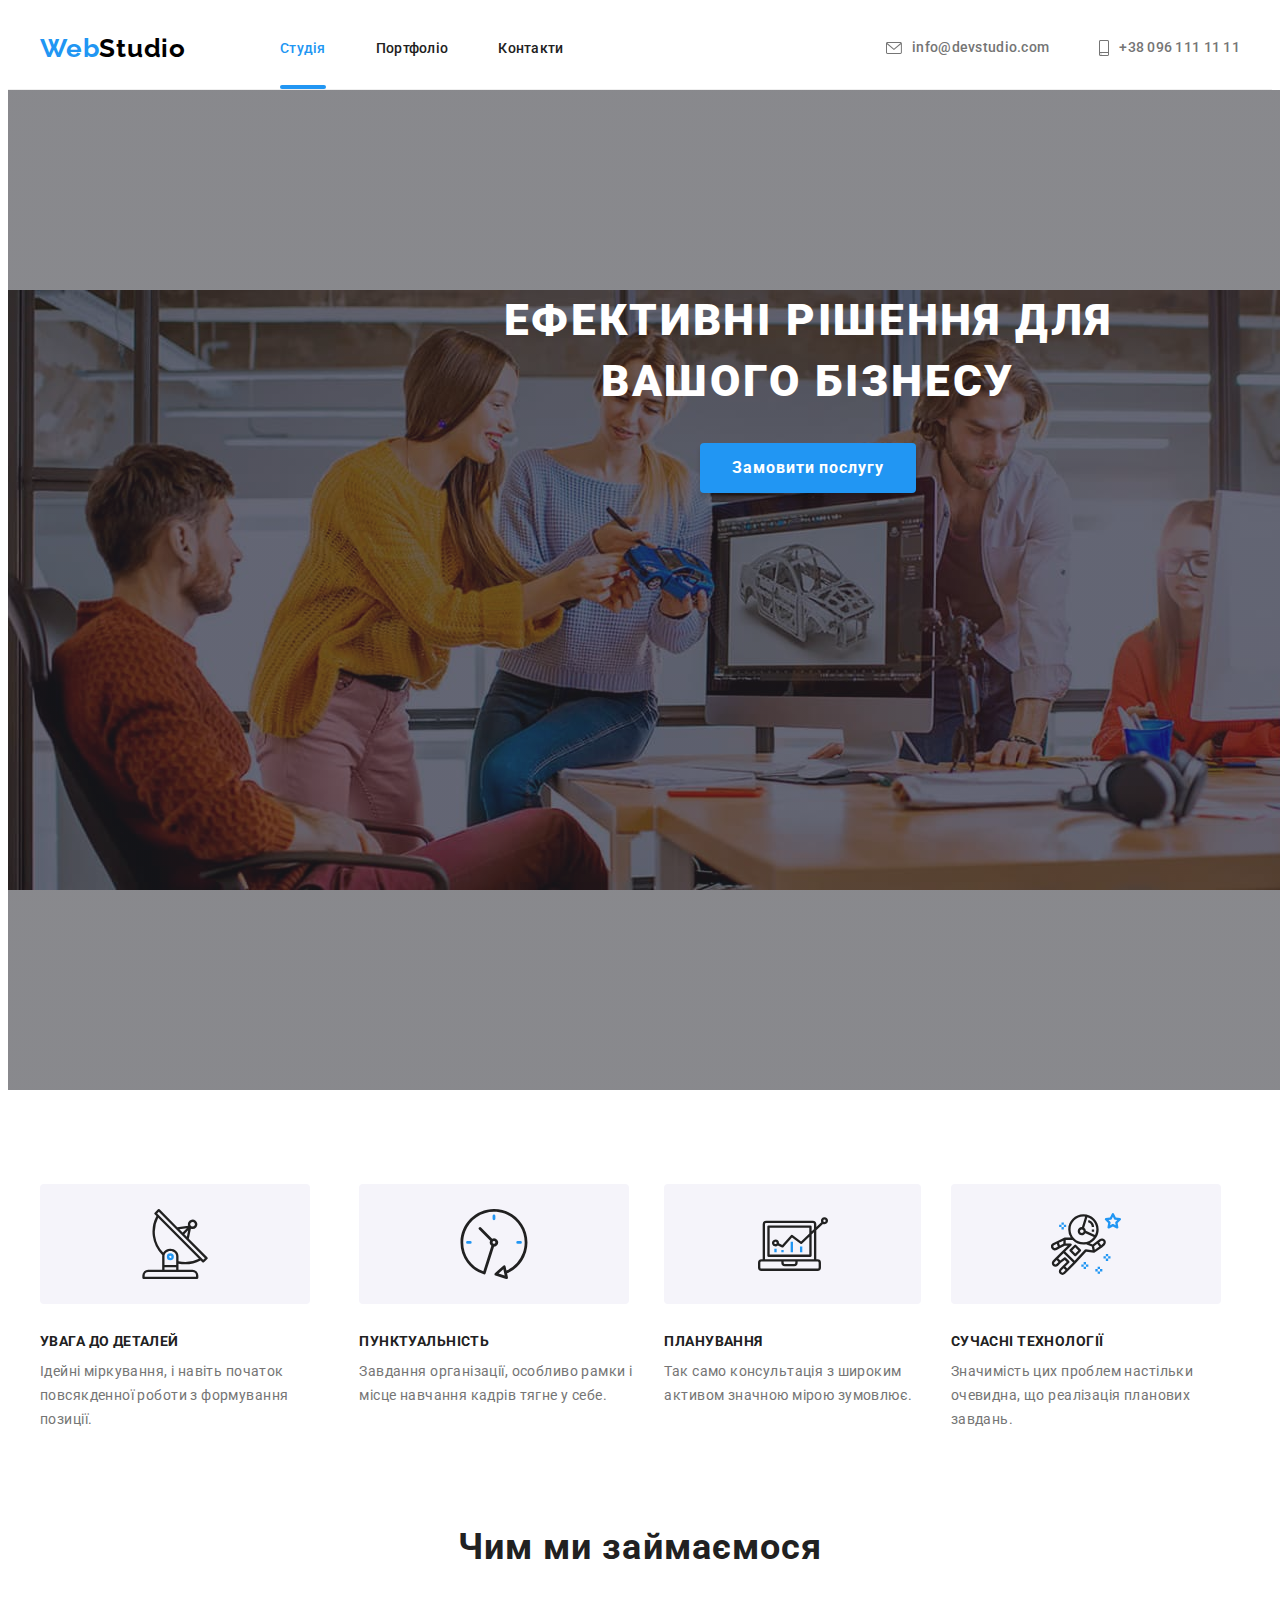
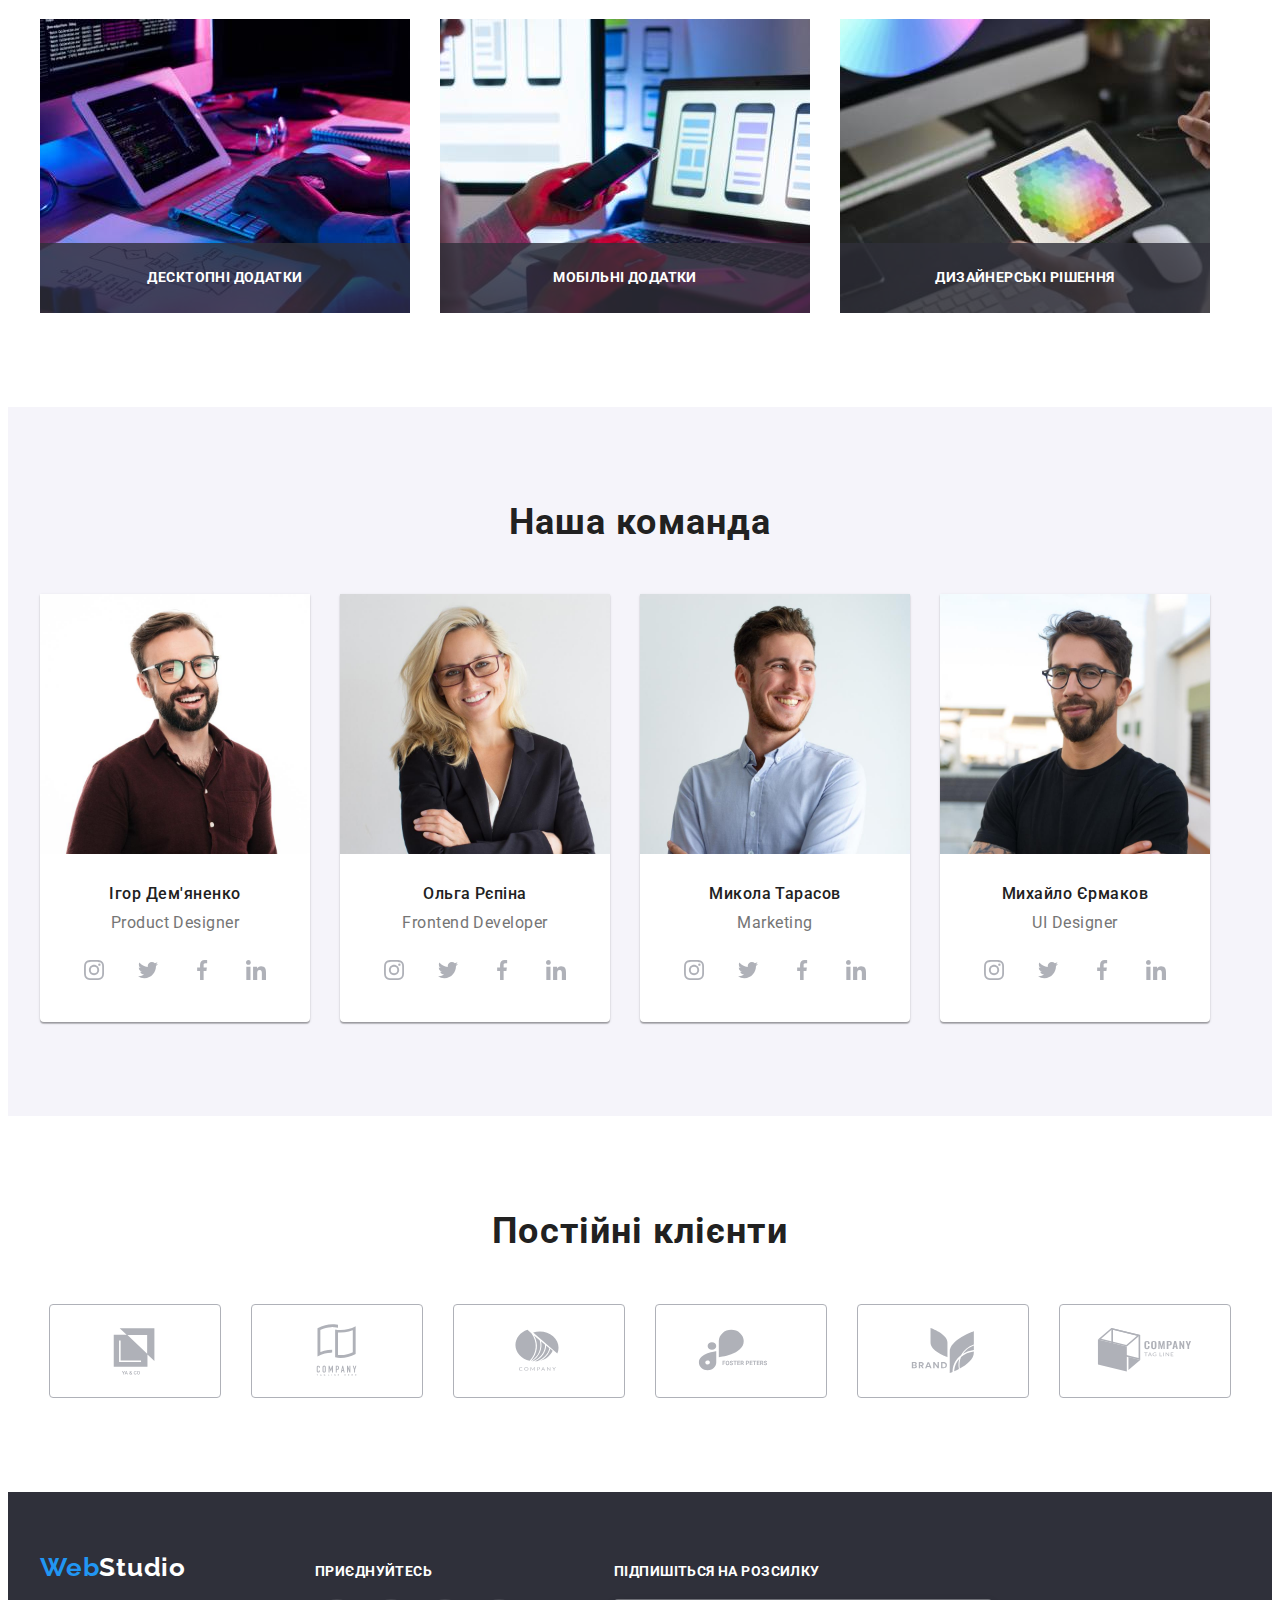
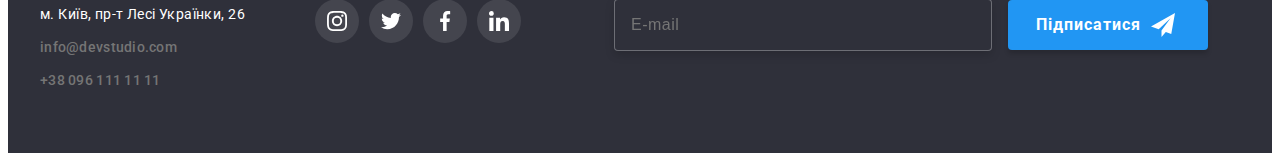
<file: index.html>
<!DOCTYPE html>
<html lang="uk">
  <head>
    <meta charset="UTF-8" />
    <meta http-equiv="X-UA-Compatible" content="IE=edge" />
    <meta name="viewport" content="width=device-width, initial-scale=1.0" />
    <title>Студія</title>
    <link rel="preconnect" href="https://fonts.googleapis.com" />
    <link rel="preconnect" href="https://fonts.gstatic.com" crossorigin />
    <link
      href="https://fonts.googleapis.com/css2?family=Raleway:wght@700&family=Roboto:wght@400;500;700;900&display=swap"
      rel="stylesheet"
    />
    <link
      rel="stylesheet"
      href="https://cdnjs.cloudflare.com/ajax/libs/modern-normalize/1.1.0/modern-normalize.min.css"
      integrity="sha512-wpPYUAdjBVSE4KJnH1VR1HeZfpl1ub8YT/NKx4PuQ5NmX2tKuGu6U/JRp5y+Y8XG2tV+wKQpNHVUX03MfMFn9Q=="
      crossorigin="anonymous"
      referrerpolicy="no-referrer"
    />
    <link rel="stylesheet" href="./css/styles.css" />
  </head>
  <body>
    <!-- Header -->
    <header class="header">
      <nav class="container">
        <!-- Logo -->
        <a href="./index.html" class="logo">
          <span class="logo-header">Web</span>Studio
        </a>
        <ul class="nav-list">
          <li class="item">
            <a href="./index.html" class="list-link current">Студія</a>
          </li>
          <li class="item">
            <a href="./portfolio.html" class="list-link">Портфоліо</a>
          </li>
          <li class="item">
            <a href="./portfolio.html" class="list-link">Контакти</a>
          </li>
        </ul>
        <!-- Contacts -->
        <ul class="contact-list">
          <li class="item">
            <a href="mailto:info@devstudio.com" class="mail">
              <svg class="icon-envelope" width="16" height="12">
                <use href="./img/icons.svg#icon-envelope" />
              </svg>
              info@devstudio.com
            </a>
          </li>
          <li class="item">
            <a href="tel:+380961111111" class="phone">
              <svg class="icon-smartphone" width="10" height="16">
                <use href="./img/icons.svg#icon-smartphone" />
              </svg>
              +38 096 111 11 11
            </a>
          </li>
        </ul>
      </nav>
    </header>
    <!-- Main -->
    <main>
      <!-- Hero -->
      <section class="hero">
        <div class="container">
          <h1 class="hero-title">Ефективні рішення для вашого бізнесу</h1>
          <button type="button" class="hero-btn" data-modal-open>
            Замовити послугу
          </button>
        </div>
      </section>
      <!-- Advatages -->
      <section class="advantages section-padding">
        <h2 class="visually-hidden">Переваги</h2>
        <div class="container">
          <ul class="advantages-list">
            <li class="item">
              <div class="advatages-icon">
                <svg class="icon-antenna" width="70" height="70">
                  <use href="./img/icons.svg#icon-antenna" />
                </svg>
              </div>
              <h3>Увага до деталей</h3>
              <p>
                Ідейні міркування, і навіть початок повсякденної роботи з
                формування позиції.
              </p>
            </li>
            <li class="item">
              <div class="advatages-icon">
                <svg class="icon-clock" width="70" height="70">
                  <use href="./img/icons.svg#icon-clock" />
                </svg>
              </div>
              <h3>Пунктуальність</h3>
              <p>
                Завдання організації, особливо рамки і місце навчання кадрів
                тягне у себе.
              </p>
            </li>
            <li class="item">
              <div class="advatages-icon">
                <svg class="icon-diagram" width="70" height="70">
                  <use href="./img/icons.svg#icon-diagram" />
                </svg>
              </div>
              <h3>Планування</h3>
              <p>
                Так само консультація з широким активом значною мірою зумовлює.
              </p>
            </li>
            <li class="item">
              <div class="advatages-icon">
                <svg class="icon-astronaut" width="70" height="70">
                  <use href="./img/icons.svg#icon-astronaut" />
                </svg>
              </div>
              <h3>Сучасні технології</h3>
              <p>
                Значимість цих проблем настільки очевидна, що реалізація
                планових завдань.
              </p>
            </li>
          </ul>
        </div>
      </section>
      <!-- Buisness occupation -->
      <section class="occupation">
        <div class="container">
          <h2>Чим ми займаємося</h2>
          <ul class="occupation-list">
            <li class="item">
              <div class="occupation-thumb">
                <img
                  src="img/studio-img/example1.jpg"
                  alt="web-development"
                  width="370"
                />
                <div class="occup-descr"><p>Десктопні додатки</p></div>
              </div>
            </li>
            <li class="item">
              <div class="occupation-thumb">
                <img
                  src="img/studio-img/example2.jpg"
                  alt="mobile-app-develepment"
                  width="370"
                />
                <div class="occup-descr"><p>Мобільні додатки</p></div>
              </div>
            </li>
            <li class="item">
              <div class="occupation-thumb">
                <img
                  src="img/studio-img/example3.jpg"
                  alt="webdesign"
                  width="370"
                />
                <div class="occup-descr"><p>Дизайнерські рішення</p></div>
              </div>
            </li>
          </ul>
        </div>
      </section>
      <!-- Team -->
      <section class="team">
        <div class="container">
          <h2>Наша команда</h2>
          <ul class="team-list">
            <li class="team-list-item">
              <img
                src="img/studio-img/productdesigner.jpg"
                alt="productdesigner"
                width="270"
              />
              <h3>Ігор Дем'яненко</h3>
              <p>Product Designer</p>
              <ul class="social-links">
                <li class="item">
                  <a
                    href="https://www.instagram.com/"
                    aria-label="Instagram"
                    target="_blank"
                    rel="noopener noreferrer nofollow"
                  >
                    <svg class="icon-instagram" width="20" height="20">
                      <use href="./img/icons.svg#icon-instagram" />
                    </svg>
                  </a>
                </li>
                <li class="item">
                  <a
                    href="https://twitter.com/"
                    aria-label="Twitter"
                    target="_blank"
                    rel="noopener noreferrer nofollow"
                  >
                    <svg class="icon-twitter" width="20" height="20">
                      <use href="./img/icons.svg#icon-twitter" />
                    </svg>
                  </a>
                </li>
                <li class="item">
                  <a
                    href="https://facebook.com/"
                    aria-label="Facebook"
                    target="_blank"
                    rel="noopener noreferrer nofollow"
                  >
                    <svg class="icon-facebook" width="20" height="20">
                      <use href="./img/icons.svg#icon-facebook" />
                    </svg>
                  </a>
                </li>
                <li class="item">
                  <a
                    href="https://de.linkedin.com/"
                    aria-label="LinkedIn"
                    target="_blank"
                    rel="noopener noreferrer nofollow"
                  >
                    <svg class="icon-linkedin" width="20" height="20">
                      <use href="./img/icons.svg#icon-linkedin" />
                    </svg>
                  </a>
                </li>
              </ul>
            </li>
            <li class="team-list-item">
              <img
                src="img/studio-img/frontdeveloper.jpg"
                alt="frontdeveloper"
                width="270"
              />
              <h3>Ольга Рєпіна</h3>
              <p>Frontend Developer</p>
              <ul class="social-links">
                <li class="item">
                  <a
                    href="https://www.instagram.com/"
                    aria-label="Instagram"
                    target="_blank"
                    rel="noopener noreferrer nofollow"
                  >
                    <svg class="icon-instagram" width="20" height="20">
                      <use href="./img/icons.svg#icon-instagram" />
                    </svg>
                  </a>
                </li>
                <li class="item">
                  <a
                    href="https://twitter.com/"
                    aria-label="Twitter"
                    target="_blank"
                    rel="noopener noreferrer nofollow"
                  >
                    <svg class="icon-twitter" width="20" height="20">
                      <use href="./img/icons.svg#icon-twitter" />
                    </svg>
                  </a>
                </li>
                <li class="item">
                  <a
                    href="https://facebook.com/"
                    aria-label="Facebook"
                    target="_blank"
                    rel="noopener noreferrer nofollow"
                  >
                    <svg class="icon-facebook" width="20" height="20">
                      <use href="./img/icons.svg#icon-facebook" />
                    </svg>
                  </a>
                </li>
                <li class="item">
                  <a
                    href="https://de.linkedin.com/"
                    aria-label="LinkedIn"
                    target="_blank"
                    rel="noopener noreferrer nofollow"
                  >
                    <svg class="icon-linkedin" width="20" height="20">
                      <use href="./img/icons.svg#icon-linkedin" />
                    </svg>
                  </a>
                </li>
              </ul>
            </li>
            <li class="team-list-item">
              <img
                src="img/studio-img/marketing.jpg"
                alt="marketing"
                width="270"
              />
              <h3>Микола Тарасов</h3>
              <p>Marketing</p>
              <ul class="social-links">
                <li class="item">
                  <a
                    href="https://www.instagram.com/"
                    aria-label="Instagram"
                    target="_blank"
                    rel="noopener noreferrer nofollow"
                  >
                    <svg class="icon-instagram" width="20" height="20">
                      <use href="./img/icons.svg#icon-instagram" />
                    </svg>
                  </a>
                </li>
                <li class="item">
                  <a
                    href="https://twitter.com/"
                    aria-label="Twitter"
                    target="_blank"
                    rel="noopener noreferrer nofollow"
                  >
                    <svg class="icon-twitter" width="20" height="20">
                      <use href="./img/icons.svg#icon-twitter" />
                    </svg>
                  </a>
                </li>
                <li class="item">
                  <a
                    href="https://facebook.com/"
                    aria-label="Facebook"
                    target="_blank"
                    rel="noopener noreferrer nofollow"
                  >
                    <svg class="icon-facebook" width="20" height="20">
                      <use href="./img/icons.svg#icon-facebook" />
                    </svg>
                  </a>
                </li>
                <li class="item">
                  <a
                    href="https://de.linkedin.com/"
                    aria-label="LinkedIn"
                    target="_blank"
                    rel="noopener noreferrer nofollow"
                  >
                    <svg class="icon-linkedin" width="20" height="20">
                      <use href="./img/icons.svg#icon-linkedin" />
                    </svg>
                  </a>
                </li>
              </ul>
            </li>
            <li class="team-list-item">
              <img
                src="img/studio-img/uidesigner.jpg"
                alt="uidesigner"
                width="270"
              />
              <h3>Михайло Єрмаков</h3>
              <p>UI Designer</p>
              <ul class="social-links">
                <li class="item">
                  <a
                    href="https://www.instagram.com/"
                    aria-label="Instagram"
                    target="_blank"
                    rel="noopener noreferrer nofollow"
                  >
                    <svg class="icon-instagram" width="20" height="20">
                      <use href="./img/icons.svg#icon-instagram" />
                    </svg>
                  </a>
                </li>
                <li class="item">
                  <a
                    href="https://twitter.com/"
                    aria-label="Twitter"
                    target="_blank"
                    rel="noopener noreferrer nofollow"
                  >
                    <svg class="icon-twitter" width="20" height="20">
                      <use href="./img/icons.svg#icon-twitter" />
                    </svg>
                  </a>
                </li>
                <li class="item">
                  <a
                    href="https://facebook.com/"
                    aria-label="Facebook"
                    target="_blank"
                    rel="noopener noreferrer nofollow"
                  >
                    <svg class="icon-facebook" width="20" height="20">
                      <use href="./img/icons.svg#icon-facebook" />
                    </svg>
                  </a>
                </li>
                <li class="item">
                  <a
                    href="https://de.linkedin.com/"
                    aria-label="LinkedIn"
                    target="_blank"
                    rel="noopener noreferrer nofollow"
                  >
                    <svg class="icon-linkedin" width="20" height="20">
                      <use href="./img/icons.svg#icon-linkedin" />
                    </svg>
                  </a>
                </li>
              </ul>
            </li>
          </ul>
        </div>
      </section>
      <section class="customers">
        <h2>Постійні клієнти</h2>
        <div class="container">
          <ul class="customers-list">
            <li class="item">
              <a href="#">
                <svg class="icon-company1" width="106" height="60">
                  <use href="./img/icons.svg#icon-company1" />
                </svg>
              </a>
            </li>
            <li class="item">
              <a href="#">
                <svg class="icon-company2" width="106" height="60">
                  <use href="./img/icons.svg#icon-company2" />
                </svg>
              </a>
            </li>
            <li class="item">
              <a href="#">
                <svg class="icon-company3" width="106" height="60">
                  <use href="./img/icons.svg#icon-company3" />
                </svg>
              </a>
            </li>
            <li class="item">
              <a href="#">
                <svg class="icon-company4" width="106" height="60">
                  <use href="./img/icons.svg#icon-company4" />
                </svg>
              </a>
            </li>
            <li class="item">
              <a href="#">
                <svg class="icon-company5" width="106" height="60">
                  <use href="./img/icons.svg#icon-company5" />
                </svg>
              </a>
            </li>
            <li class="item">
              <a href="#">
                <svg class="icon-company6" width="106" height="60">
                  <use href="./img/icons.svg#icon-company6" />
                </svg>
              </a>
            </li>
          </ul>
        </div>
      </section>
    </main>
    <!-- Footer -->
    <footer class="footer">
      <div class="container footer-flex">
        <div class="adress-flex">
          <a href="./index.html" class="logo">
            <span class="logo-footer">Web</span>Studio
          </a>
          <address class="adress">
            <ul class="footer-list">
              <li class="item">
                <a
                  href="https://goo.gl/maps/CPtrU1FHBa2aNyZL9"
                  target="_blank"
                  rel="noopener noreferrer nofollow"
                  class="google-adress"
                  >м. Київ, пр-т Лесі Українки, 26
                </a>
              </li>
              <li class="item">
                <a href="mailto:info@devstudio.com" class="mail footer-mail">
                  info@devstudio.com
                </a>
              </li>
              <li class="item">
                <a href="tel:+380961111111" class="phone footer-phone"
                  >+38 096 111 11 11</a
                >
              </li>
            </ul>
          </address>
        </div>
        <div class="join-us">
          <p>приєднуйтесь</p>
          <ul class="social-links footer-soclinks">
            <li class="item">
              <a
                href="https://www.instagram.com/"
                aria-label="Instagram"
                target="_blank"
                rel="noopener noreferrer nofollow"
              >
                <svg class="icon-instagram" width="20" height="20">
                  <use href="./img/icons.svg#icon-instagram" />
                </svg>
              </a>
            </li>
            <li class="item">
              <a
                href="https://twitter.com/"
                aria-label="Twitter"
                target="_blank"
                rel="noopener noreferrer nofollow"
              >
                <svg class="icon-twitter" width="20" height="20">
                  <use href="./img/icons.svg#icon-twitter" />
                </svg>
              </a>
            </li>
            <li class="item">
              <a
                href="https://facebook.com/"
                aria-label="Facebook"
                target="_blank"
                rel="noopener noreferrer nofollow"
              >
                <svg class="icon-facebook" width="20" height="20">
                  <use href="./img/icons.svg#icon-facebook" />
                </svg>
              </a>
            </li>
            <li class="item">
              <a
                href="https://de.linkedin.com/"
                aria-label="LinkedIn"
                target="_blank"
                rel="noopener noreferrer nofollow"
              >
                <svg class="icon-linkedin" width="20" height="20">
                  <use href="./img/icons.svg#icon-linkedin" />
                </svg>
              </a>
            </li>
          </ul>
        </div>
        <form class="signup-form">
          <p class="signup-form-title">Підпишіться на розсилку</p>
          <div class="signup-form-field">
            <label class="signup-form-label">
              <input
                class="signup-form-input"
                type="email"
                name="email"
                placeholder="E-mail"
              />
            </label>
            <button class="submit-btn" type="submit">
              Підписатися
              <svg class="icon-send" width="24" height="24">
                <use href="./img/icons.svg#icon-send" />
              </svg>
            </button>
          </div>
        </form>
      </div>
    </footer>
    <div class="backdrop is-hidden" data-modal>
      <div class="modal">
        <button class="close-btn" data-modal-close>
          <svg class="close-btn-icon" width="18" height="18">
            <use href="./img/icons.svg#icon-close-btn" />
          </svg>
        </button>
        <form class="modal-form" autocomplete="off">
          <p>Залиште свої дані, ми вам передзвонимо</p>
          <div class="modal-form-field">
            <label class="modal-form-label">
              Ім'я
              <input class="modal-form-input" type="text" name="user-name" />
              <svg class="icon-name" width="18" height="18">
                <use href="./img/icons.svg#icon-name" />
              </svg>
            </label>
            <label class="modal-form-label">
              Телефон
              <input class="modal-form-input" type="tel" name="telephone" />
              <svg class="icon-phone" width="18" height="18">
                <use href="./img/icons.svg#icon-phone" />
              </svg>
            </label>
            <label class="modal-form-label">
              Пошта
              <input class="modal-form-input" type="email" name="email" />
              <svg class="icon-email" width="18" height="18">
                <use href="./img/icons.svg#icon-email" />
              </svg>
            </label>
            <label class="modal-form-label">
              Коментар
              <textarea
                class="modal-form-comment"
                placeholder="Введіть текст"
              ></textarea>
            </label>
            <label class="modal-check">
              <input
                class="modal-check-input visually-hidden"
                type="checkbox"
                name="check"
              />
              <svg class="icon-check" width="16" height="15">
                <use href="./img/icons.svg#icon-check" />
              </svg>
              Погоджуюся з розсилкою та приймаю&nbsp;
              <a class="modal-link" href="#"> Умови договору</a>
            </label>
            <button class="hero-btn send-btn" type="submit">Відправити</button>
          </div>
        </form>
      </div>
    </div>

    <script src="./js/modal.js"></script>
  </body>
</html>
</file>
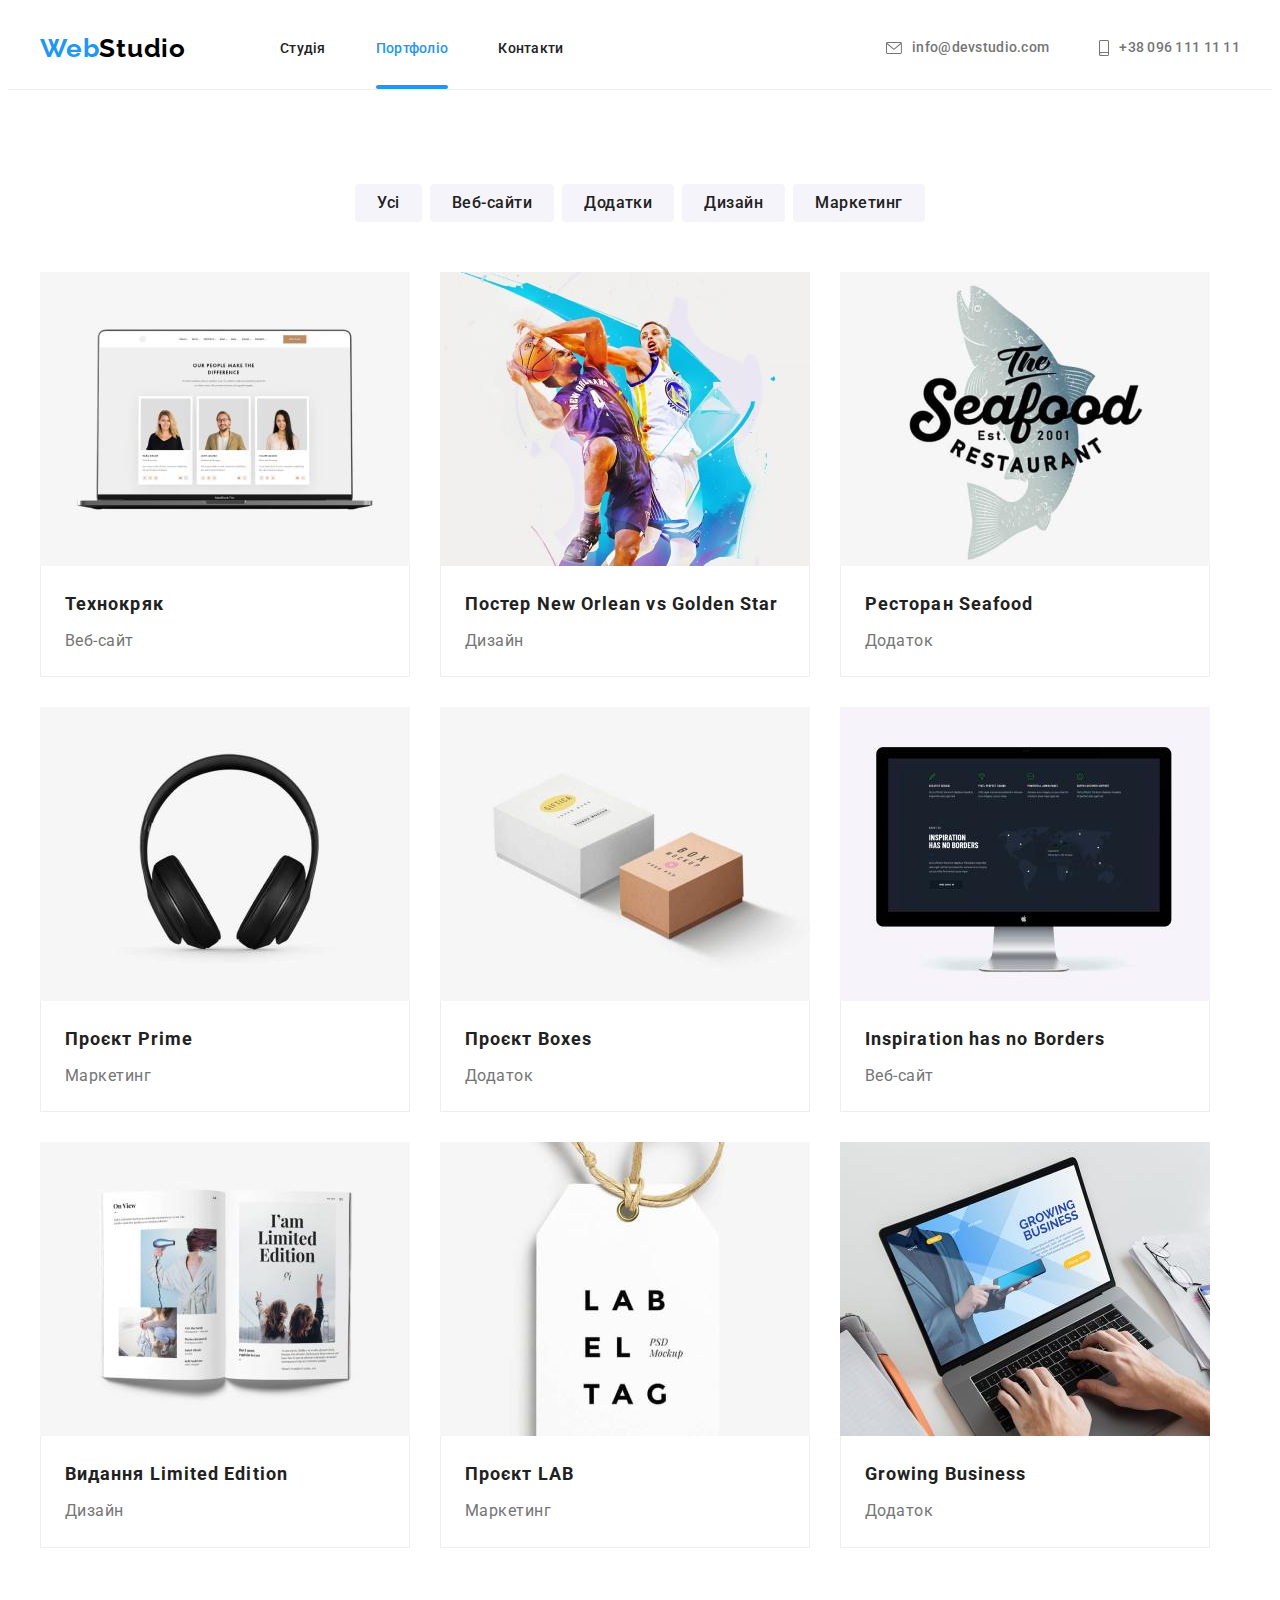
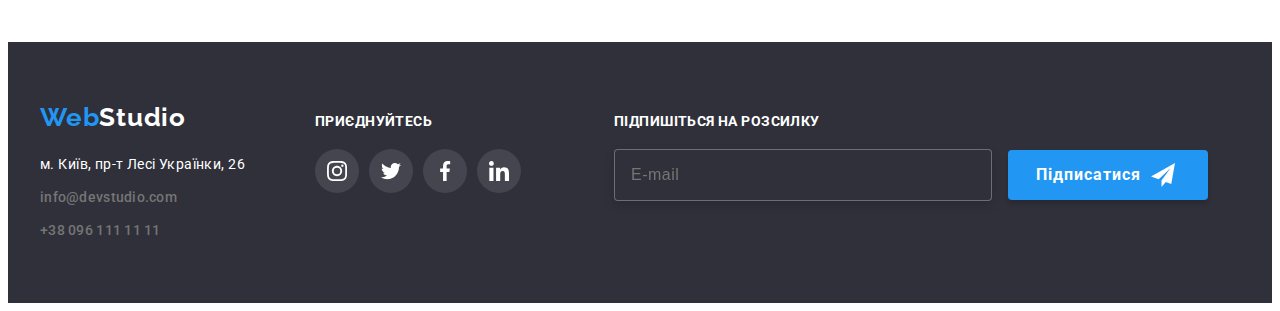
<file: portfolio.html>
<!DOCTYPE html>
<html lang="uk">
  <head>
    <meta charset="UTF-8" />
    <meta http-equiv="X-UA-Compatible" content="IE=edge" />
    <meta name="viewport" content="width=device-width, initial-scale=1.0" />
    <title>Студія</title>
    <link rel="preconnect" href="https://fonts.googleapis.com" />
    <link rel="preconnect" href="https://fonts.gstatic.com" crossorigin />
    <link
      href="https://fonts.googleapis.com/css2?family=Raleway:wght@700&family=Roboto:wght@400;500;700;900&display=swap"
      rel="stylesheet"
    />
    <link
      rel="stylesheet"
      href="https://cdnjs.cloudflare.com/ajax/libs/modern-normalize/1.1.0/modern-normalize.min.css"
      integrity="sha512-wpPYUAdjBVSE4KJnH1VR1HeZfpl1ub8YT/NKx4PuQ5NmX2tKuGu6U/JRp5y+Y8XG2tV+wKQpNHVUX03MfMFn9Q=="
      crossorigin="anonymous"
      referrerpolicy="no-referrer"
    />
    <link rel="stylesheet" href="./css/styles.css" />
  </head>
  <body>
    <!-- Header -->
    <header class="header">
      <nav class="container portfolio">
        <!-- Logo -->
        <a href="./index.html" class="logo">
          <span class="logo-header">Web</span>Studio
        </a>
        <ul class="nav-list">
          <li class="item">
            <a href="./index.html" class="list-link">Студія</a>
          </li>
          <li class="item">
            <a href="./portfolio.html" class="list-link current">Портфоліо</a>
          </li>
          <li class="item">
            <a href="./portfolio.html" class="list-link">Контакти</a>
          </li>
        </ul>
        <!-- Contacts -->
        <ul class="contact-list">
          <li class="item">
            <a href="mailto:info@devstudio.com" class="mail">
              <svg class="icon-envelope" width="16" height="12">
                <use href="./img/icons.svg#icon-envelope" />
              </svg>
              info@devstudio.com
            </a>
          </li>
          <li class="item">
            <a href="tel:+380961111111" class="phone">
              <svg class="icon-smartphone" width="10" height="16">
                <use href="./img/icons.svg#icon-smartphone" />
              </svg>
              +38 096 111 11 11
            </a>
          </li>
        </ul>
      </nav>
    </header>
    <!-- Main -->
    <main>
      <section class="gallery section-padding">
        <div class="container">
          <h1 class="visually-hidden">Portfolio gallery</h1>
          <div class="gallery-filter">
            <ul class="gallery-filter-list">
              <li class="item">
                <button type="button" class="filter-btn">Усі</button>
              </li>
              <li class="item">
                <button type="button" class="filter-btn">Веб-сайти</button>
              </li>
              <li class="item">
                <button type="button" class="filter-btn">Додатки</button>
              </li>
              <li class="item">
                <button type="button" class="filter-btn">Дизайн</button>
              </li>
              <li class="item">
                <button type="button" class="filter-btn">Маркетинг</button>
              </li>
            </ul>
          </div>
          <div class="gallery-portfolio">
            <ul class="gallery-portfolio-list">
              <li class="item">
                <a href="#">
                  <div class="portfolio-thumb">
                    <img
                      src="img/portfolio-img/techno-page.jpg"
                      alt="laptop"
                      width="370"
                    />
                    <div class="portfolio-overlay">
                      Ресурс пропонує комплексні пропозиції з різним рівнем
                      функціоналу та сервісів. Все це дозволить відвідувачу
                      отримати вичерпні відомості про компанію чи приватну
                      особу.
                    </div>
                  </div>
                  <div class="portfolio-descr">
                    <h2>Технокряк</h2>
                    <p>Веб-сайт</p>
                  </div>
                </a>
              </li>
              <li class="item">
                <a href="#">
                  <div class="portfolio-thumb">
                    <img
                      src="img/portfolio-img/basketball-poster.jpg"
                      alt="poster"
                      width="370"
                    />
                    <div class="portfolio-overlay">
                      Ресурс пропонує комплексні пропозиції з різним рівнем
                      функціоналу та сервісів. Все це дозволить відвідувачу
                      отримати вичерпні відомості про компанію чи приватну
                      особу.
                    </div>
                  </div>

                  <div class="portfolio-descr">
                    <h2>Постер New Orlean vs Golden Star</h2>
                    <p>Дизайн</p>
                  </div>
                </a>
              </li>
              <li class="item">
                <a href="#">
                  <div class="portfolio-thumb">
                    <img
                      src="img/portfolio-img/restaurant.jpg"
                      alt="restaurant-menu"
                      width="370"
                    />
                    <div class="portfolio-overlay">
                      Ресурс пропонує комплексні пропозиції з різним рівнем
                      функціоналу та сервісів. Все це дозволить відвідувачу
                      отримати вичерпні відомості про компанію чи приватну
                      особу.
                    </div>
                  </div>

                  <div class="portfolio-descr">
                    <h2>Ресторан Seafood</h2>
                    <p>Додаток</p>
                  </div>
                </a>
              </li>
              <li class="item">
                <a href="#">
                  <div class="portfolio-thumb">
                    <img
                      src="img/portfolio-img/headphones.jpg"
                      alt="headphones"
                      width="370"
                    />
                    <div class="portfolio-overlay">
                      Ресурс пропонує комплексні пропозиції з різним рівнем
                      функціоналу та сервісів. Все це дозволить відвідувачу
                      отримати вичерпні відомості про компанію чи приватну
                      особу.
                    </div>
                  </div>

                  <div class="portfolio-descr">
                    <h2>Проєкт Prime</h2>
                    <p>Маркетинг</p>
                  </div>
                </a>
              </li>
              <li class="item">
                <a href="#">
                  <div class="portfolio-thumb">
                    <img
                      src="img/portfolio-img/boxes.jpg"
                      alt="boxes"
                      width="370"
                    />
                    <div class="portfolio-overlay">
                      Ресурс пропонує комплексні пропозиції з різним рівнем
                      функціоналу та сервісів. Все це дозволить відвідувачу
                      отримати вичерпні відомості про компанію чи приватну
                      особу.
                    </div>
                  </div>

                  <div class="portfolio-descr">
                    <h2>Проєкт Boxes</h2>
                    <p>Додаток</p>
                  </div>
                </a>
              </li>
              <li class="item">
                <a href="#">
                  <div class="portfolio-thumb">
                    <img
                      src="img/portfolio-img/monitor.jpg"
                      alt="monitor"
                      width="370"
                    />
                    <div class="portfolio-overlay">
                      Ресурс пропонує комплексні пропозиції з різним рівнем
                      функціоналу та сервісів. Все це дозволить відвідувачу
                      отримати вичерпні відомості про компанію чи приватну
                      особу.
                    </div>
                  </div>

                  <div class="portfolio-descr">
                    <h2>Inspiration has no Borders</h2>
                    <p>Веб-сайт</p>
                  </div>
                </a>
              </li>
              <li class="item">
                <a href="#">
                  <div class="portfolio-thumb">
                    <img
                      src="img/portfolio-img/book.jpg"
                      alt="opened-book"
                      width="370"
                    />
                    <div class="portfolio-overlay">
                      Ресурс пропонує комплексні пропозиції з різним рівнем
                      функціоналу та сервісів. Все це дозволить відвідувачу
                      отримати вичерпні відомості про компанію чи приватну
                      особу.
                    </div>
                  </div>

                  <div class="portfolio-descr">
                    <h2>Видання Limited Edition</h2>
                    <p>Дизайн</p>
                  </div>
                </a>
              </li>
              <li class="item">
                <a href="#">
                  <div class="portfolio-thumb">
                    <img
                      src="img/portfolio-img/labeltag.jpg"
                      alt="labeltag"
                      width="370"
                    />
                    <div class="portfolio-overlay">
                      Ресурс пропонує комплексні пропозиції з різним рівнем
                      функціоналу та сервісів. Все це дозволить відвідувачу
                      отримати вичерпні відомості про компанію чи приватну
                      особу.
                    </div>
                  </div>
                  <div class="portfolio-descr">
                    <h2>Проєкт LAB</h2>
                    <p>Маркетинг</p>
                  </div>
                </a>
              </li>
              <li class="item">
                <a href="#">
                  <div class="portfolio-thumb">
                    <img
                      src="img/portfolio-img/buisness-page.jpg"
                      alt="opened-laptop"
                      width="370"
                    />
                    <div class="portfolio-overlay">
                      Ресурс пропонує комплексні пропозиції з різним рівнем
                      функціоналу та сервісів. Все це дозволить відвідувачу
                      отримати вичерпні відомості про компанію чи приватну
                      особу.
                    </div>
                  </div>
                  <div class="portfolio-descr">
                    <h2>Growing Business</h2>
                    <p>Додаток</p>
                  </div>
                </a>
              </li>
            </ul>
          </div>
        </div>
      </section>
    </main>
    <!-- Footer -->
    <footer class="footer">
      <div class="container footer-flex">
        <div class="adress-flex">
          <a href="./index.html" class="logo">
            <span class="logo-footer">Web</span>Studio
          </a>
          <address class="adress">
            <ul class="footer-list">
              <li class="item">
                <a
                  href="https://goo.gl/maps/CPtrU1FHBa2aNyZL9"
                  target="_blank"
                  rel="noopener noreferrer nofollow"
                  class="google-adress"
                  >м. Київ, пр-т Лесі Українки, 26
                </a>
              </li>
              <li class="item">
                <a href="mailto:info@devstudio.com" class="mail footer-mail">
                  info@devstudio.com
                </a>
              </li>
              <li class="item">
                <a href="tel:+380961111111" class="phone footer-phone"
                  >+38 096 111 11 11</a
                >
              </li>
            </ul>
          </address>
        </div>
        <div class="join-us">
          <p>приєднуйтесь</p>
          <ul class="social-links footer-soclinks">
            <li class="item">
              <a
                href="https://www.instagram.com/"
                aria-label="Instagram"
                target="_blank"
                rel="noopener noreferrer nofollow"
              >
                <svg class="icon-instagram" width="20" height="20">
                  <use href="./img/icons.svg#icon-instagram" />
                </svg>
              </a>
            </li>
            <li class="item">
              <a
                href="https://twitter.com/"
                aria-label="Twitter"
                target="_blank"
                rel="noopener noreferrer nofollow"
              >
                <svg class="icon-twitter" width="20" height="20">
                  <use href="./img/icons.svg#icon-twitter" />
                </svg>
              </a>
            </li>
            <li class="item">
              <a
                href="https://facebook.com/"
                aria-label="Facebook"
                target="_blank"
                rel="noopener noreferrer nofollow"
              >
                <svg class="icon-facebook" width="20" height="20">
                  <use href="./img/icons.svg#icon-facebook" />
                </svg>
              </a>
            </li>
            <li class="item">
              <a
                href="https://de.linkedin.com/"
                aria-label="LinkedIn"
                target="_blank"
                rel="noopener noreferrer nofollow"
              >
                <svg class="icon-linkedin" width="20" height="20">
                  <use href="./img/icons.svg#icon-linkedin" />
                </svg>
              </a>
            </li>
          </ul>
        </div>
        <form class="signup-form">
          <p class="signup-form-title">Підпишіться на розсилку</p>
          <div class="signup-form-field">
            <label class="signup-form-label">
              <input
                class="signup-form-input"
                type="email"
                name="email"
                placeholder="E-mail"
              />
            </label>
            <button class="submit-btn" type="submit">
              Підписатися
              <svg class="icon-send" width="24" height="24">
                <use href="./img/icons.svg#icon-send" />
              </svg>
            </button>
          </div>
        </form>
      </div>
    </footer>
  </body>
</html>
</file>
<file: css/styles.css>
:root {
  --primary-text-color: #757575;
  --secondary-text-color: #212121;
  --nav-background-color: #ffffff;
  --dark-background-color: #2f303a;
  --secondary-bg-color: #f5f4fa;
  --accent-color: #2196f3;
  --accent-color-hover: #188ce8;
  --logo-color: #000000;
  --border-param: 1px solid #eeeeee;
  --soc-links-bgc: #afb1b8;
  --footer-bgc-soc: rgba(255, 255, 255, 0.1);
  --customer-link-color: #afb1b8;
  --hover-time-func: cubic-bezier(0.4, 0, 0.2, 1);
  --bgc-overlay: rgba(33, 150, 243, 0.9);
  --modal-form-input-border: 1px solid rgba(33, 33, 33, 0.2);
  --modal-form-input-border-accent: 1px solid #2196f3;
}

body {
  color: var(--primary-text-color);
  background-color: var(--nav-background-color);
  font-family: "Roboto", sans-serif;
}
/* reset styles */
h1,
h2,
h3,
h4,
h5,
h6,
p {
  margin: 0;
  padding: 0;
}
ul {
  list-style: none;
  margin: 0;
  padding: 0;
}
img {
  display: block;
}
/* hidden elements */
.visually-hidden {
  position: absolute;
  white-space: nowrap;
  width: 1px;
  height: 1px;
  overflow: hidden;
  border: 0;
  padding: 0;
  clip: rect(0 0 0 0);
  clip-path: inset(50%);
  margin: -1px;
}
/* studio styles */
.container {
  margin: 0 auto;
  width: 1200px;
  padding-left: 15px;
  padding-right: 15px;
  /* outline: 1px solid red; */
}

/* nav styles */
.header {
  border-bottom: var(--border-param);
}
.header > .container {
  display: flex;
  align-items: center;
}
.nav-list {
  display: flex;
  margin-top: 0;
  margin-left: 94px;
}

.nav-list > .item:not(:last-child) {
  margin-right: 50px;
}
.logo {
  color: var(--logo-color);

  text-decoration: none;
  font-family: "Raleway";
  font-weight: 700;
  font-size: 26px;
  line-height: 1.2;
  letter-spacing: 0.03em;
}
.logo-header {
  color: var(--accent-color);
}
.nav-list .list-link {
  position: relative;
  display: block;
  padding-top: 32px;
  padding-bottom: 32px;

  color: var(--secondary-text-color);
  font-weight: 500;
  text-decoration: none;
  font-size: 14px;
  line-height: 1.2;
  letter-spacing: 0.02em;

  transition: color 250ms var(--hover-time-func);
}

.nav-list .list-link:focus,
.nav-list .list-link:hover,
.nav-list .list-link:active {
  color: var(--accent-color);
}

.nav-list .list-link.current {
  color: var(--accent-color);
}

.nav-list .list-link.current::after {
  content: "";
  position: absolute;
  display: block;
  left: 0;
  bottom: 0;
  width: 100%;
  height: 4px;
  border-radius: 4px;
  background-color: var(--accent-color);
}

.contact-list {
  display: flex;
  margin-left: auto;
}

.contact-list > .item:not(:last-child) {
  margin-right: 50px;
}

.mail,
.phone {
  display: inline-flex;
  align-items: center;
  padding-top: 32px;
  padding-bottom: 32px;

  font-weight: 500;
  text-decoration: none;
  font-size: 14px;
  line-height: 1.14;
  letter-spacing: 0.02em;
  color: var(--primary-text-color);

  transition: color 250ms var(--hover-time-func);
}

.icon-envelope,
.icon-smartphone {
  margin-right: 10px;
  fill: currentColor;
}
.mail:focus,
.mail:hover,
.phone:focus,
.phone:hover {
  color: var(--accent-color);
}

/* main styles */
.section-padding {
  padding-top: 94px;
  padding-bottom: 94px;
}
/* hero styles */
.hero {
  min-width: 1600px;
  height: 600px;
  background-color: #c4c4c4;
  background-image: linear-gradient(
      to right,
      rgba(47, 48, 58, 0.4),
      rgba(47, 48, 58, 0.4)
    ),
    url("../img/studio-img/hero-img.jpg");
  background-repeat: no-repeat;
  background-position: center;
  margin: 0 auto;
  padding-top: 200px;
  padding-bottom: 200px;
}

.hero > .container {
  text-align: center;
}
.hero-title {
  font-weight: 900;
  font-size: 44px;
  line-height: 1.4;
  letter-spacing: 0.06em;
  text-transform: uppercase;
  max-width: 696px;
  color: var(--nav-background-color);

  margin-top: 0;
  margin-right: auto;
  margin-bottom: 30px;
  margin-left: auto;
}
.hero-btn {
  padding: 10px 32px;

  font-family: "Roboto";
  font-style: normal;
  font-weight: 700;
  font-size: 16px;
  line-height: 1.88;
  text-align: center;
  letter-spacing: 0.06em;
  cursor: pointer;
  box-shadow: 0px 4px 4px rgba(0, 0, 0, 0.15);
  border-radius: 4px;
  border: 1px transparent;
  color: var(--nav-background-color);
  background-color: var(--accent-color);

  transition: background-color 250ms var(--hover-time-func),
    box-shadow 250ms var(--hover-time-func);
}
.hero-btn:focus,
.hero-btn:hover {
  background-color: var(--accent-color-hover);
  box-shadow: 0px 4px 4px rgba(0, 0, 0, 0.15);
}

/* Advatages styles */
.advantages-list {
  display: flex;
  gap: 30px;
}
.advantages-list > .item {
  flex-basis: calc((100%-90px) / 4);
}
.advatages-icon {
  background-color: var(--secondary-bg-color);
  border-radius: 4px;

  display: flex;
  justify-content: center;
  align-items: center;
  height: 120px;
  max-width: 270px;
  margin-bottom: 30px;
}

.advantages-list h3 {
  color: var(--secondary-text-color);

  font-weight: 700;
  font-size: 14px;
  line-height: 1.14;
  letter-spacing: 0.03em;
  text-transform: uppercase;

  margin-bottom: 10px;
}
.advantages-list p {
  font-size: 14px;
  line-height: 1.71;
  letter-spacing: 0.03em;
}
/* occupation styles */
.occupation {
  padding-bottom: 94px;
}
.occupation .occupation-list {
  display: flex;
  gap: 30px;
}
.occupation-list > .item {
  flex-basis: calc((100%-60px) / 3);
}

.occupation h2 {
  color: var(--secondary-text-color);

  font-weight: 700;
  font-size: 36px;
  line-height: 1.2;
  text-align: center;
  letter-spacing: 0.03em;

  margin-bottom: 50px;
}

.occupation-thumb {
  position: relative;
}
.occup-descr {
  position: absolute;
  left: 0;
  bottom: 0;
  width: 100%;

  background: rgba(47, 48, 58, 0.8);
}
.occup-descr p {
  padding-top: 27px;
  padding-bottom: 27px;

  font-weight: 700;
  font-size: 14px;
  line-height: 1.14;
  text-align: center;
  letter-spacing: 0.03em;
  text-transform: uppercase;
  color: var(--nav-background-color);
}
/* team styles */
.team {
  color: var(--secondary-text-color);
  background-color: var(--secondary-bg-color);
  padding-top: 94px;
  padding-bottom: 94px;
}

.team-list {
  display: flex;
  gap: 30px;
}

.team-list-item {
  background-color: var(--nav-background-color);
  box-shadow: 0px 1px 3px rgba(0, 0, 0, 0.12), 0px 1px 1px rgba(0, 0, 0, 0.14),
    0px 2px 1px rgba(0, 0, 0, 0.2);
  border-radius: 0px 0px 4px 4px;

  text-align: center;
  flex-basis: calc((100%-90px) / 4);
}

.team h2 {
  font-weight: 700;
  font-size: 36px;
  line-height: 1.2;
  text-align: center;
  letter-spacing: 0.03em;

  margin-bottom: 50px;
}

.team-list-item img {
  margin-bottom: 30px;
}
.team-list h3 {
  font-weight: 500;
  font-size: 16px;
  line-height: 1.2;
  letter-spacing: 0.03em;

  margin-bottom: 10px;
}
.team-list p {
  font-size: 16px;
  line-height: 1.2;
  letter-spacing: 0.03em;
  color: var(--primary-text-color);

  margin-bottom: 16px;
}
.social-links {
  display: flex;
  gap: 10px;
  justify-content: center;
  margin-bottom: 30px;
}

.social-links > .item a {
  display: inline-flex;
  padding: 12px 12px;
  color: var(--soc-links-bgc);
  border-radius: 50%;

  transition: color 250ms var(--hover-time-func),
    background-color 250ms var(--hover-time-func);
}
.social-links > .item a:hover,
.social-links > .item a:focus {
  color: var(--nav-background-color);
  background-color: var(--accent-color);
}
.icon-instagram,
.icon-twitter,
.icon-facebook,
.icon-linkedin {
  fill: currentColor;
}

/* customers styles */
.customers {
  color: var(--secondary-text-color);

  padding-top: 94px;
  padding-bottom: 94px;
}
.customers h2 {
  font-weight: 700;
  font-size: 36px;
  line-height: 1.2;
  text-align: center;
  letter-spacing: 0.03em;

  margin-bottom: 50px;
}
.customers-list {
  display: flex;
  gap: 30px;
  justify-content: center;
}
.customers-list > .item a {
  display: inline-flex;
  padding: 16px 32px;
  border: 1px solid #afb1b8;
  border-radius: 4px;
  color: var(--customer-link-color);

  transition: color 250ms var(--hover-time-func),
    border 250ms var(--hover-time-func);
}
.customers-list > .item a:hover,
.customers-list > .item a:focus {
  color: var(--accent-color);
  border: 1px solid var(--accent-color);
}
.icon-company1,
.icon-company2,
.icon-company3,
.icon-company4,
.icon-company5,
.icon-company6 {
  fill: currentColor;
}
/* footer styles */
.footer {
  background-color: var(--dark-background-color);
  padding-top: 60px;
  padding-bottom: 60px;
}
.footer-flex {
  display: flex;
  align-items: baseline;
}
.footer .logo {
  color: var(--nav-background-color);

  display: inline-block;
  margin-bottom: 20px;
}
.logo-footer {
  color: var(--accent-color);
}
.adress {
  font-family: "Roboto";
  font-style: normal;
  font-size: 14px;
  line-height: 1.71;
  letter-spacing: 0.03em;
  color: var(--nav-background-color);

  margin-top: 0;
}

.footer-list > .item:not(:last-child) {
  margin-bottom: 9px;
}

.footer-mail,
.footer-phone {
  padding: 0;
}
.footer-list .google-adress {
  font-family: "Roboto";
  font-style: normal;
  font-weight: 400;
  font-size: 14px;
  line-height: 1.71;
  letter-spacing: 0.03em;
  text-decoration: none;

  color: var(--nav-background-color);

  transition: color 250ms var(--hover-time-func);
}
.google-adress:focus,
.google-adress:hover {
  color: var(--accent-color);
}

.join-us {
  max-width: 206px;
  margin-left: 70px;
}
.join-us p {
  font-weight: 700;
  font-size: 14px;
  line-height: calc(16 / 14);
  letter-spacing: 0.03em;
  text-transform: uppercase;

  color: var(--nav-background-color);

  margin-bottom: 20px;
}
.footer-soclinks a {
  background-color: var(--footer-bgc-soc);
  border-radius: 50%;
}
.footer-soclinks .icon-instagram,
.footer-soclinks .icon-twitter,
.footer-soclinks .icon-facebook,
.footer-soclinks .icon-linkedin {
  fill: var(--nav-background-color);
}
.signup-form {
  margin-left: 93px;
  min-width: 570px;
}

.signup-form-title {
  margin-bottom: 20px;

  font-weight: 700;
  font-size: 14px;
  line-height: calc(16 / 14);
  letter-spacing: 0.03em;
  text-transform: uppercase;

  color: var(--nav-background-color);
}

.signup-form-input {
  min-width: 358px;
  padding-top: 15px;
  padding-bottom: 15px;
  padding-left: 16px;

  font-size: 16px;
  line-height: calc(20 / 16);
  letter-spacing: 0.03em;

  color: rgba(255, 255, 255, 0.6);
  background-color: var(--dark-background-color);
  border: 1px solid rgba(255, 255, 255, 0.3);
  filter: drop-shadow(0px 4px 4px rgba(0, 0, 0, 0.15));
  border-radius: 4px;
}

.submit-btn {
  display: inline-flex;
  align-items: center;
  min-width: 200px;
  gap: 10px;
  padding-left: 28px;
  padding-top: 10px;
  padding-bottom: 10px;
  margin-left: 12px;
  font-family: inherit;
  font-weight: 700;
  font-size: 16px;
  line-height: 1.88;
  letter-spacing: 0.06em;
  cursor: pointer;
  box-shadow: 0px 4px 4px rgba(0, 0, 0, 0.15);
  border-radius: 4px;
  border: 1px transparent;
  color: var(--nav-background-color);
  background-color: var(--accent-color);

  transition: background-color 250ms var(--hover-time-func),
    box-shadow 250ms var(--hover-time-func);
}
.submit-btn:focus,
.submit-btn:hover {
  background-color: var(--accent-color-hover);
  box-shadow: 0px 4px 4px rgba(0, 0, 0, 0.15);
}

.icon-send {
  display: block;
}

/* Modal window styles */

.backdrop {
  position: fixed;
  top: 0;
  left: 0;
  width: 100%;
  height: 100%;
  opacity: 1;
  visibility: visible;

  background-color: rgba(0, 0, 0, 0.2);
  transition: opacity 250ms var(--hover-time-func),
    visibility 250ms var(--hover-time-func);
}
.backdrop.is-hidden {
  visibility: hidden;
  opacity: 0;
  pointer-events: none;
}

.modal {
  position: absolute;
  top: 50%;
  left: 50%;
  width: 528px;
  height: 581px;
  transform: translate(-50%, -50%) scale(1);

  background-color: var(--nav-background-color);
  transition: transform 250ms var(--hover-time-func);
}
.backdrop.is-hidden .modal {
  transform: translate(-50%, -50%) scale(0.9);
}

.modal-form {
  padding: 40px;
}
.modal-form p {
  margin-bottom: 12px;

  font-family: inherit;
  font-weight: 700;
  font-size: 20px;
  line-height: calc(23 / 20);
  text-align: center;
  letter-spacing: 0.03em;

  color: var(--secondary-text-color);
}
.modal-form-label {
  position: relative;
  display: flex;
  flex-direction: column;
  margin-bottom: 10px;

  font-size: 12px;
  line-height: calc(14 / 12);
  letter-spacing: 0.01em;
}

.modal-form-input {
  width: 100%;
  padding-top: 12px;
  padding-bottom: 12px;
  padding-left: 42px;
  margin-top: 4px;
  border: var(--modal-form-input-border);
  border-radius: 4px;

  transition: border 250ms var(--hover-time-func),
    fill 250ms var(--hover-time-func);
}
.icon-name,
.icon-phone,
.icon-email {
  position: absolute;
  top: 50%;
  left: 12px;
}
.modal-form-input:focus-within {
  border: var(--modal-form-input-border-accent);
}
.modal-form-input:focus-visible {
  outline: none;
}
.modal-form-input:focus-within + .icon-name,
.modal-form-input:focus-within + .icon-phone,
.modal-form-input:focus-within + .icon-email {
  fill: var(--accent-color);
}

.modal-form-comment {
  padding: 12px 16px;
  min-height: 120px;
  resize: none;
  margin-top: 4px;
  margin-bottom: 20px;

  border: var(--modal-form-input-border);
  border-radius: 4px;

  transition: border 250ms var(--hover-time-func);
}

.modal-form-comment [placeholder] {
  font-size: 12px;
  line-height: calc(14 / 12);
  letter-spacing: 0.01em;
  color: rgba(117, 117, 117, 0.5);
}

.modal-form-comment:focus-within {
  border: var(--modal-form-input-border-accent);
}

.modal-form-comment:focus-visible {
  outline: none;
}

.modal-link {
  color: var(--accent-color);
}

.modal-check {
  display: flex;
  align-items: center;
  margin-bottom: 30px;
}

.icon-check {
  display: inline-block;
  margin-right: 7px;
  border: 2px solid var(--secondary-text-color);
  border-radius: 2px;

  transition: background-color 250ms var(--hover-time-func),
    border 250ms var(--hover-time-func);
}

.modal-check-input:checked + .icon-check {
  background-color: var(--accent-color);
  background-origin: border-box;
  border: var(--accent-color);
}

.send-btn {
  display: block;
  margin: 0 auto;
}

.close-btn {
  display: flex;
  align-items: center;
  justify-content: center;
  position: absolute;
  top: 8px;
  right: 8px;
  width: 30px;
  height: 30px;
  margin: 0;
  cursor: pointer;
  border-radius: 50%;
  background-color: var(--nav-background-color);
  border: 1px solid rgba(0, 0, 0, 0.1);
  color: var(--logo-color);

  transition: color 250ms var(--hover-time-func);
}

.close-btn-icon {
  fill: currentColor;
}

.close-btn:focus,
.close-btn:hover {
  color: var(--accent-color);
}
/* portfolio styles */
.gallery-filter-list {
  list-style: none;

  display: flex;
  justify-content: center;
  margin-top: 0;
  margin-bottom: 50px;
  padding-left: 0;
}

.gallery-filter-list > .item + .item {
  margin-left: 8px;
}
.gallery-filter button {
  color: var(--secondary-text-color);
  background-color: var(--secondary-bg-color);

  font-family: "Roboto";
  font-weight: 500;
  font-size: 16px;
  line-height: 1.62;
  text-align: center;
  letter-spacing: 0.03em;
  cursor: pointer;
  border-radius: 4px;
  border: 1px transparent;

  padding: 6px 22px;

  transition: color 250ms var(--hover-time-func),
    background-color 250ms var(--hover-time-func),
    box-shadow 250ms var(--hover-time-func);
}
.gallery-filter button:focus,
.gallery-filter button:hover,
.gallery-filter button:active {
  background-color: var(--accent-color);
  color: var(--nav-background-color);
  box-shadow: 0px 3px 1px rgba(0, 0, 0, 0.1), 0px 1px 2px rgba(0, 0, 0, 0.08),
    0px 2px 2px rgba(0, 0, 0, 0.12);
}
/* PORTFOLIO LIST STYLES */
.gallery-portfolio-list {
  background-color: var(--nav-background-color);
  display: flex;
  flex-wrap: wrap;
  gap: 30px;
}
.gallery-portfolio-list > .item {
  flex-basis: calc((100%-60px) / 3);
  max-width: 370px;
}
.gallery-portfolio-list > .item a {
  display: inline-block;
  text-decoration: none;

  transition: box-shadow 250ms var(--hover-time-func),
    transform 250ms var(--hover-time-func);
}
.gallery-portfolio-list > .item a:hover,
.gallery-portfolio-list > .item a:focus {
  box-shadow: 0px 1px 1px rgba(0, 0, 0, 0.12), 0px 4px 4px rgba(0, 0, 0, 0.06),
    1px 4px 6px rgba(0, 0, 0, 0.16);
}

.portfolio-thumb {
  position: relative;
  overflow: hidden;
}
.portfolio-overlay {
  position: absolute;
  left: 0;
  top: 0;
  width: 100%;
  height: 100%;
  padding: 63px 24px;
  transform: translateY(100%);

  font-family: "Roboto";

  font-weight: 400;
  font-size: 18px;
  line-height: 1.56;
  letter-spacing: 0.03em;
  color: var(--nav-background-color);
  background-color: var(--bgc-overlay);

  transition: transform 250ms var(--hover-time-func);
}

.gallery-portfolio-list > .item a:hover .portfolio-overlay,
.gallery-portfolio-list > .item a:focus .portfolio-overlay {
  transform: translateY(0);
}

.portfolio-descr {
  border-bottom: var(--border-param);
  border-left: var(--border-param);
  border-right: var(--border-param);

  padding: 20px 24px;
  margin-top: 0;
  margin-bottom: 0;
}

.gallery-portfolio-list h2 {
  color: var(--secondary-text-color);

  font-weight: 700;
  font-size: 18px;
  line-height: 2;
  letter-spacing: 0.06em;

  margin-bottom: 4px;
}
.gallery-portfolio-list p {
  color: var(--primary-text-color);

  font-size: 16px;
  line-height: 1.9;
  letter-spacing: 0.03em;
}
</file>
